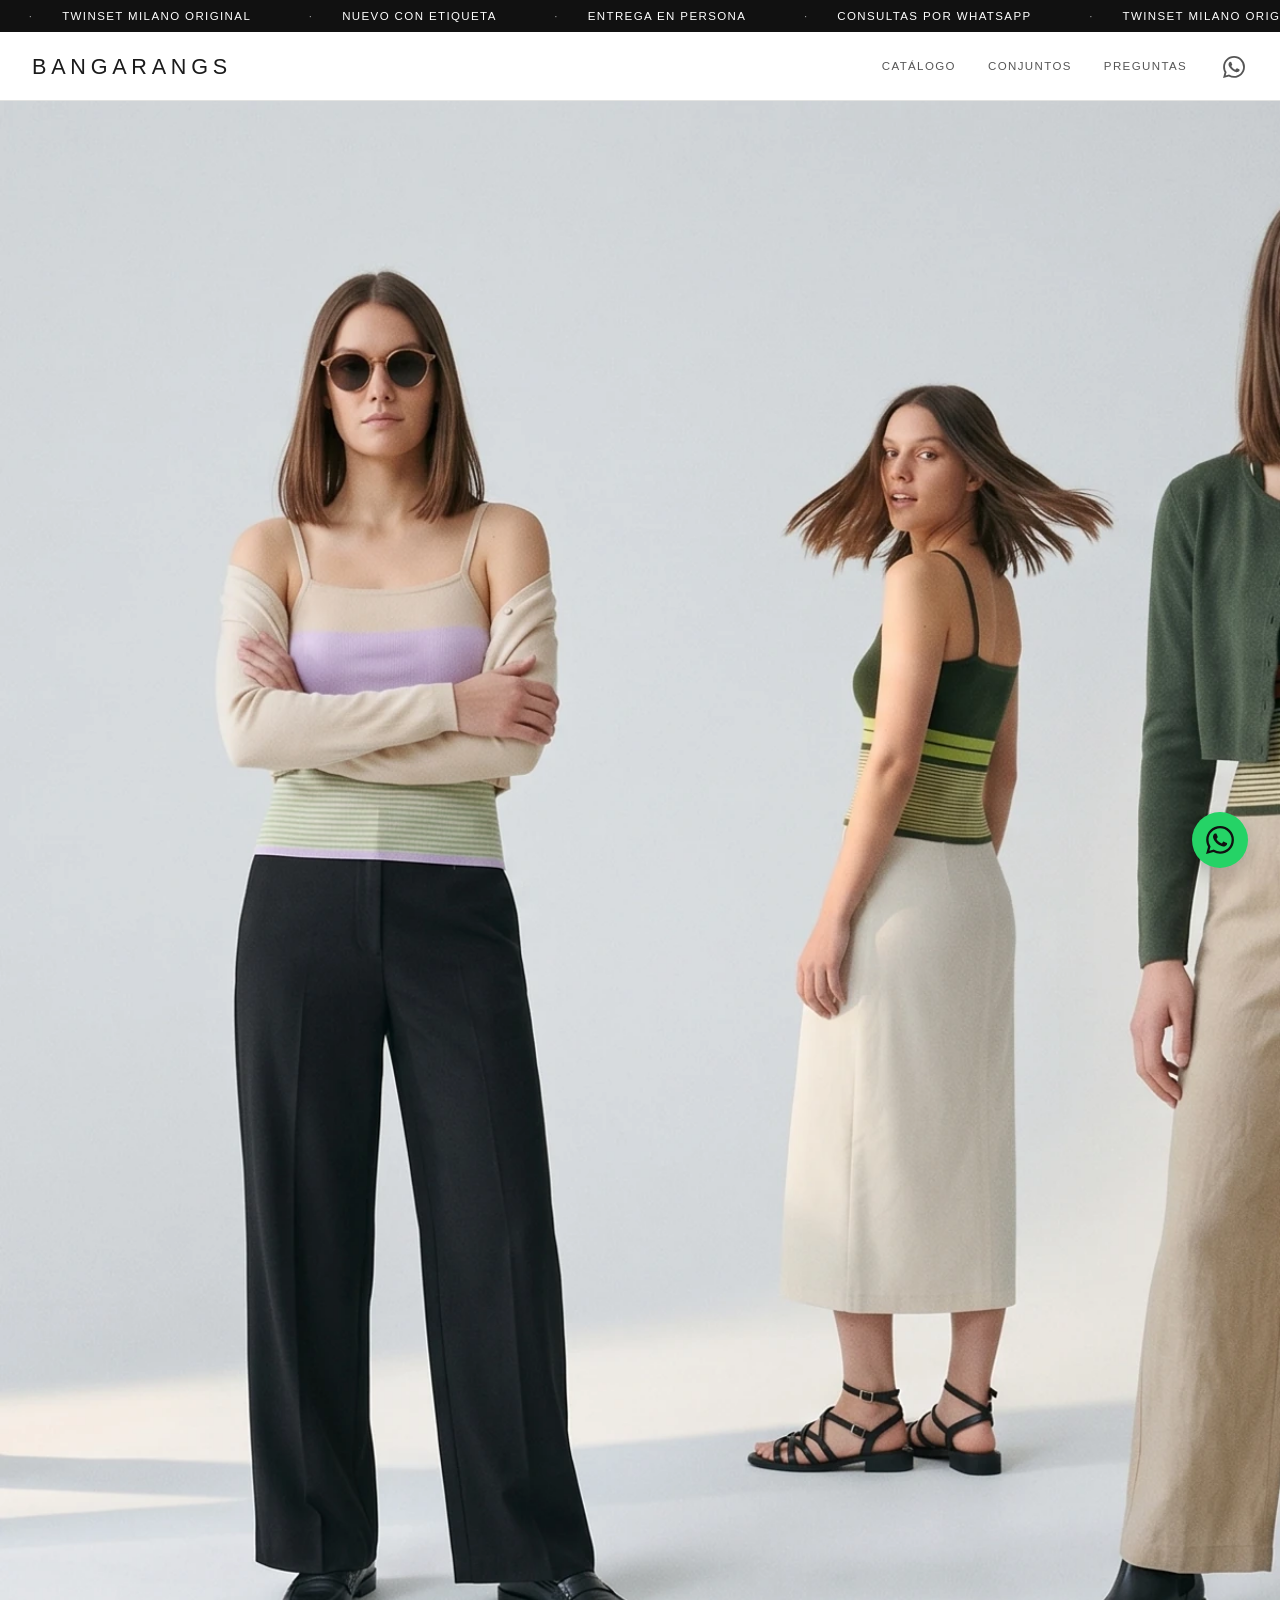
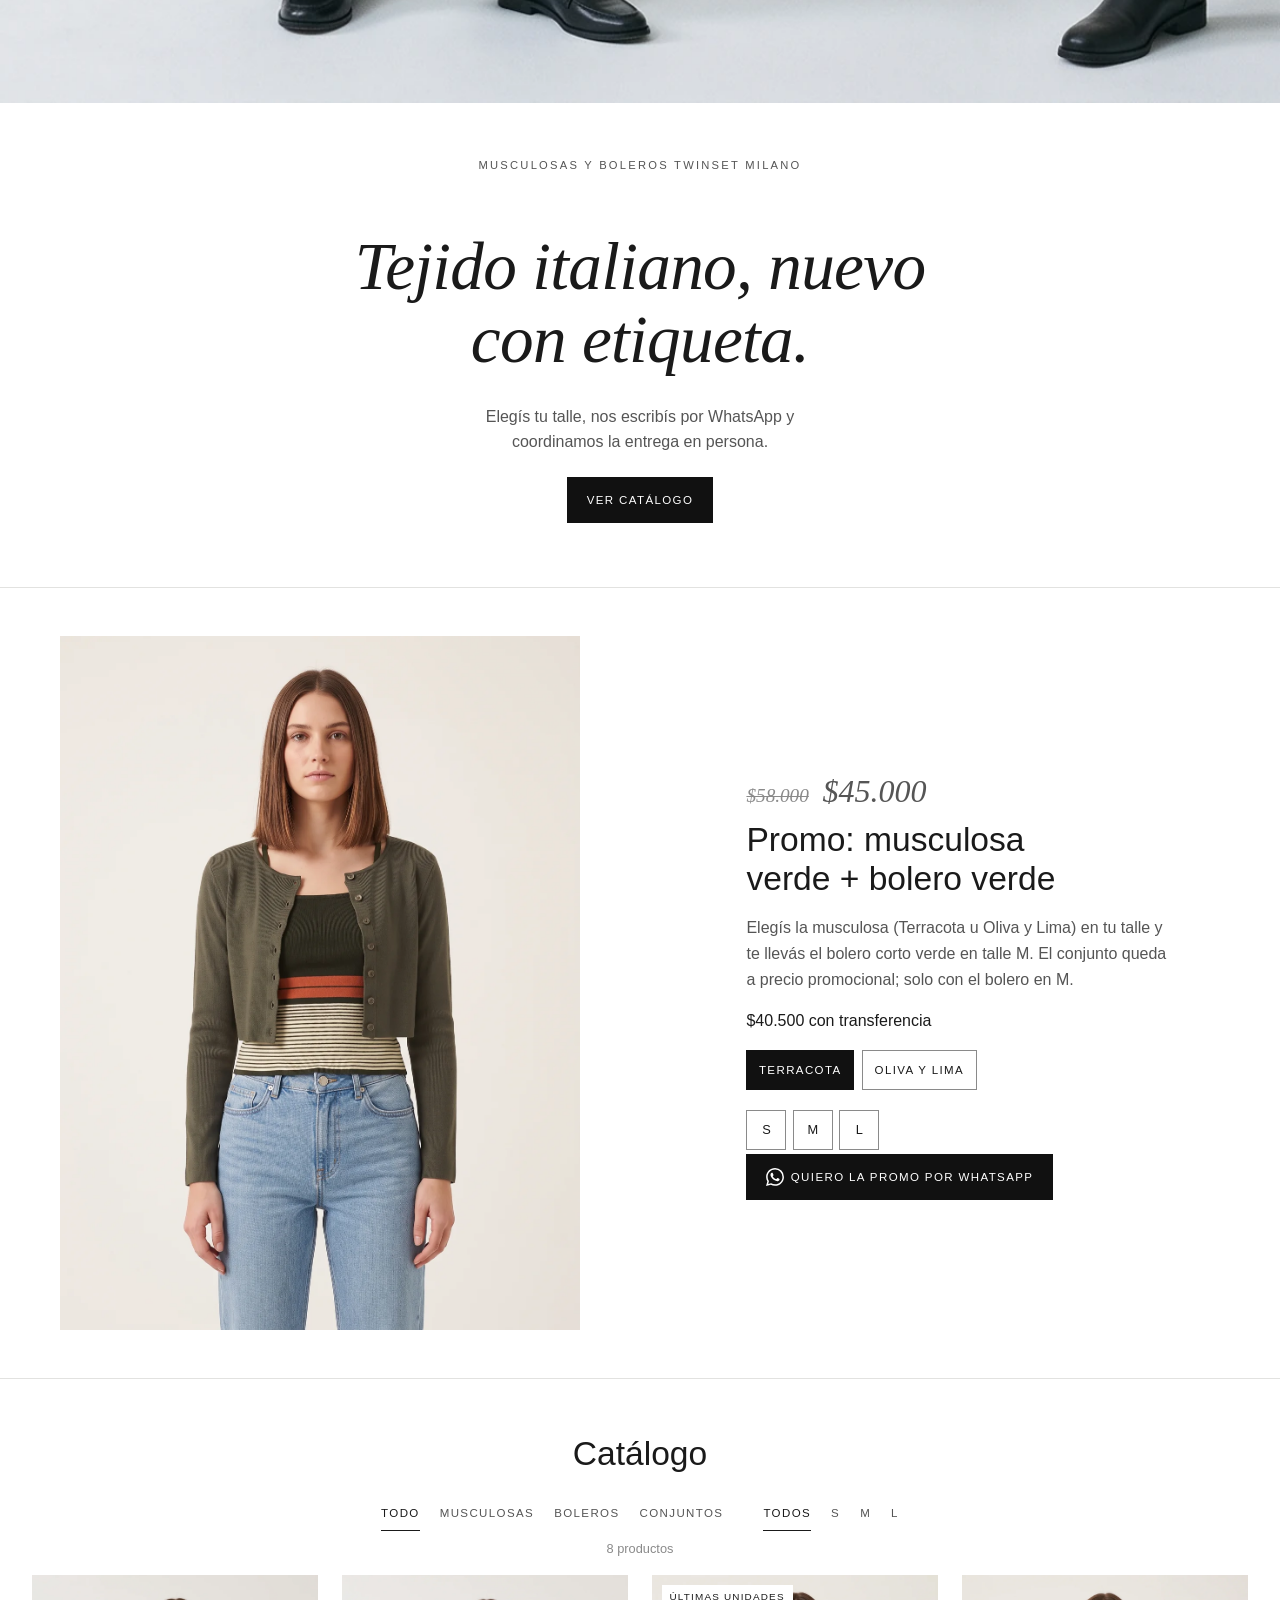
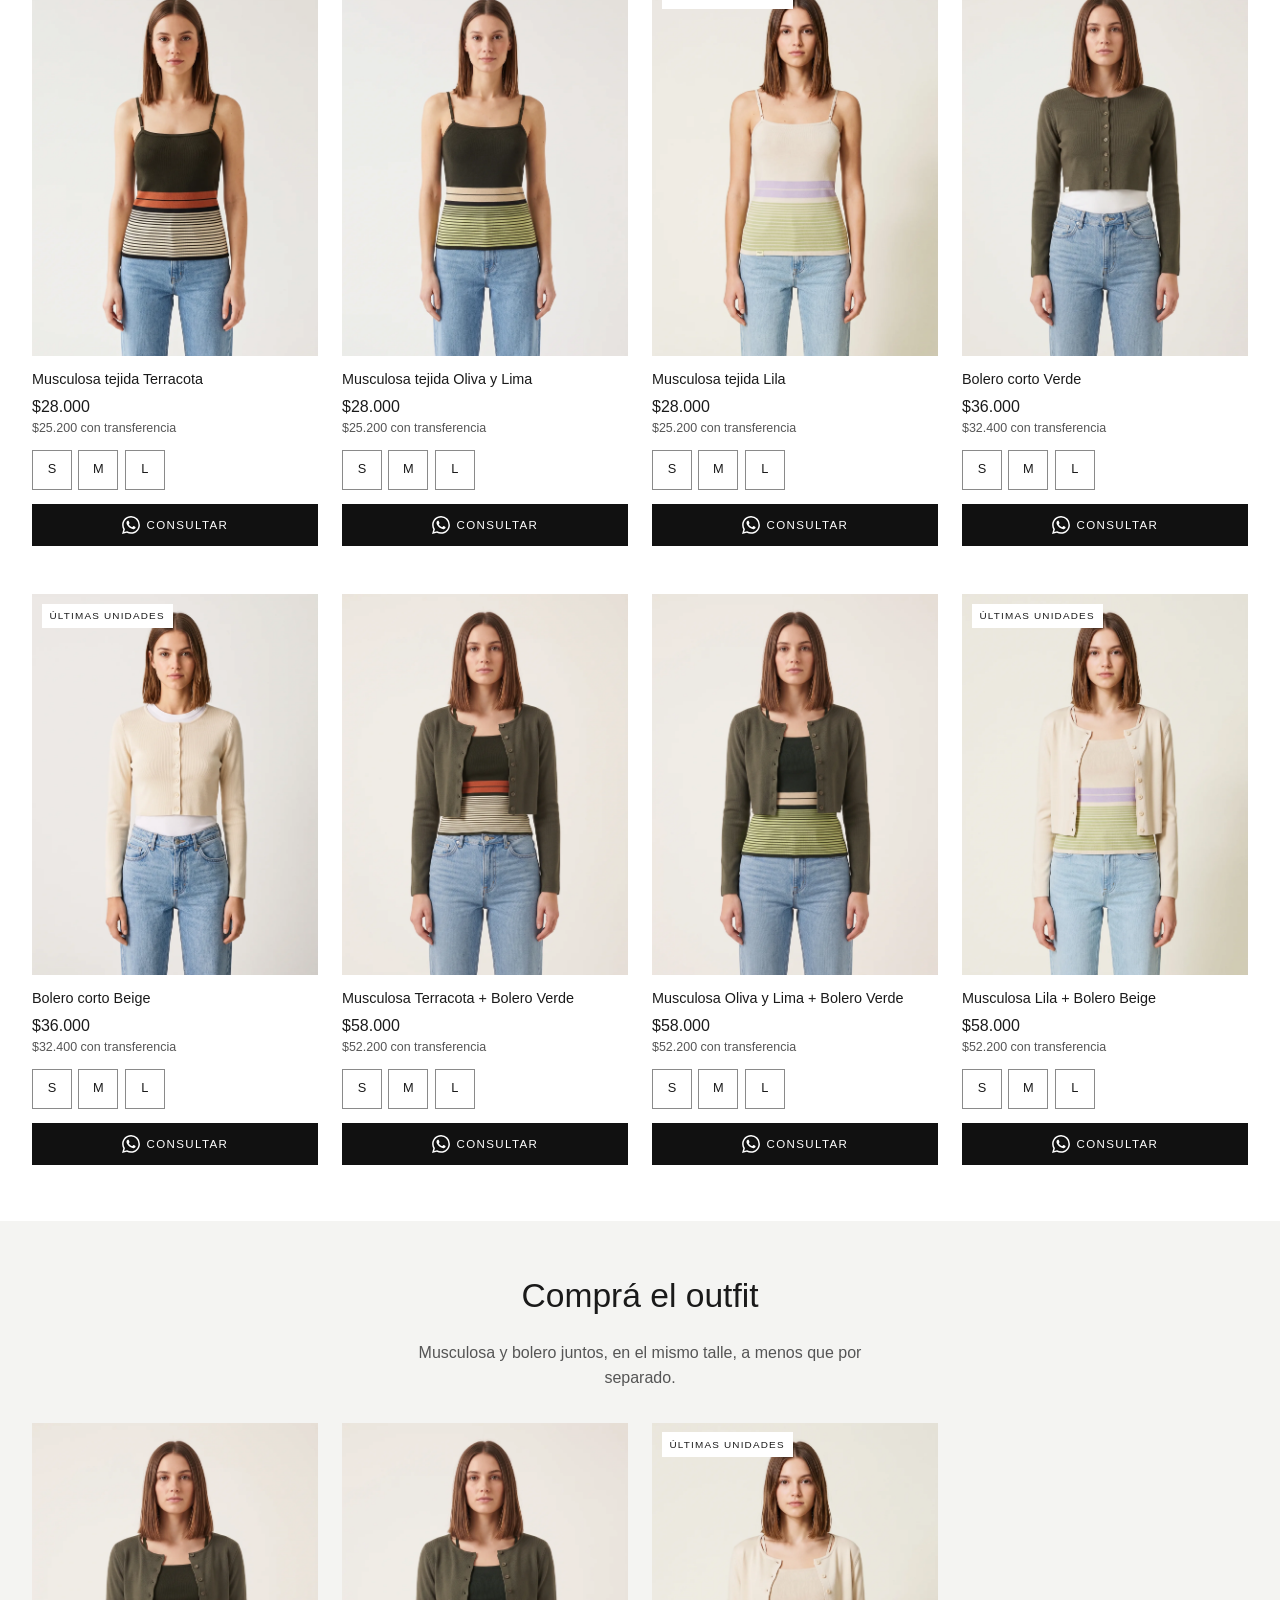
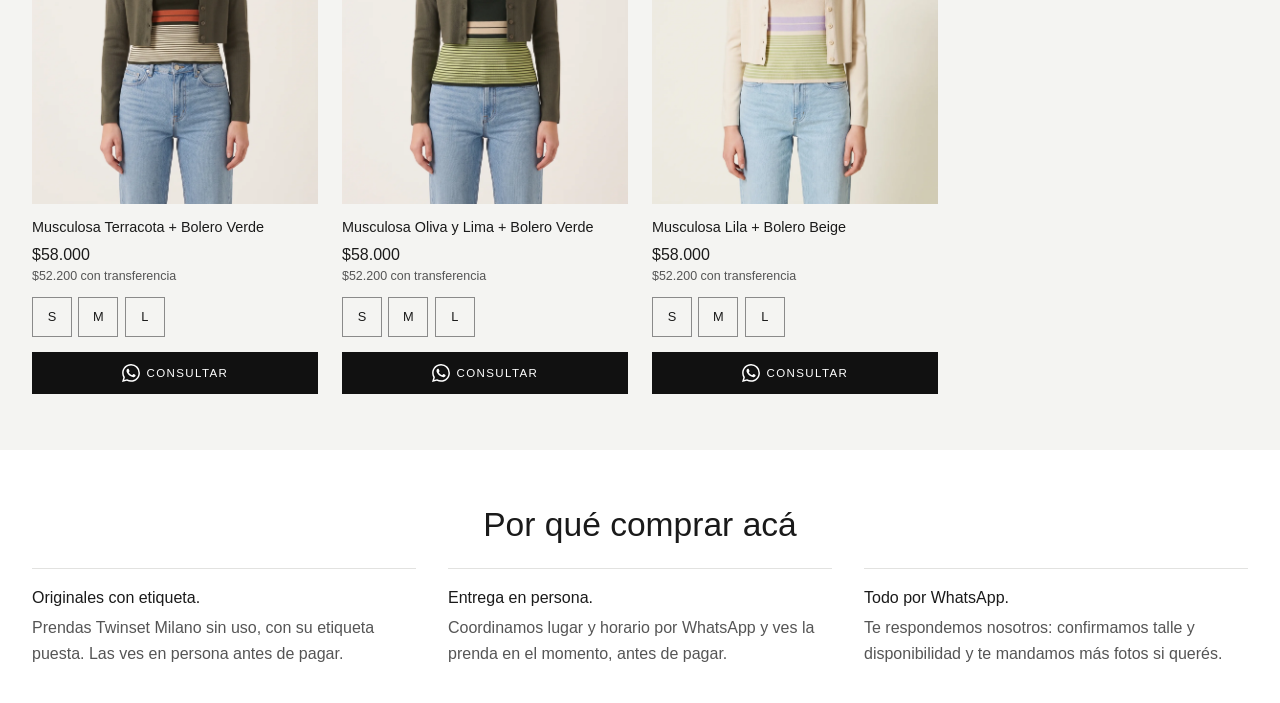
<file: index.html>
<!DOCTYPE html>
<html lang="es-AR">
<head>
  <meta charset="utf-8">
  <meta name="viewport" content="width=device-width, initial-scale=1">
  <title>Bangarangs · Musculosas y boleros Twinset Milano originales</title>
  <meta name="description" content="Musculosas tejidas y boleros cortos, prendas originales Twinset Milano nuevas con etiqueta. Consultás por WhatsApp y coordinamos la entrega en persona.">
  <meta name="theme-color" content="#111111">
  <meta http-equiv="Content-Security-Policy" content="default-src 'self'; script-src 'self'; style-src 'self' https://fonts.googleapis.com; font-src https://fonts.gstatic.com; img-src 'self' data:; connect-src 'none'; object-src 'none'; base-uri 'self'; form-action 'none'">
  <meta name="referrer" content="strict-origin-when-cross-origin">
  <link rel="icon" href="img/favicon.svg" type="image/svg+xml">

  <meta property="og:type" content="website">
  <meta property="og:title" content="Bangarangs · Musculosas y boleros Twinset Milano originales">
  <meta property="og:description" content="Musculosas tejidas y boleros cortos Twinset Milano, nuevos con etiqueta. Consultas y entrega coordinadas por WhatsApp.">
  <!-- Al publicar, si pasás a dominio propio, cambiá estas tres URLs. -->
  <link rel="canonical" href="https://dobleffnose-hash.github.io/bangarangs/">
  <meta property="og:url" content="https://dobleffnose-hash.github.io/bangarangs/">
  <meta property="og:image" content="https://dobleffnose-hash.github.io/bangarangs/img/og.jpg">
  <meta property="og:locale" content="es_AR">
  <meta name="twitter:card" content="summary_large_image">

  <link rel="preconnect" href="https://fonts.googleapis.com">
  <link rel="preconnect" href="https://fonts.gstatic.com" crossorigin>
  <link rel="stylesheet" href="https://fonts.googleapis.com/css2?family=Poppins:wght@300;400;500&family=Playfair+Display:ital@1&display=swap">
  <link rel="stylesheet" href="css/estilos.css?v=11">
</head>
<body>

<a class="saltar" href="#catalogo">Ir al catálogo</a>

<div class="anuncios" role="region" aria-label="Avisos">
  <div class="anuncios-pista">
    <span>Twinset Milano original</span><span>Nuevo con etiqueta</span><span>Entrega en persona</span><span>Consultas por WhatsApp</span>
    <span aria-hidden="true">Twinset Milano original</span><span aria-hidden="true">Nuevo con etiqueta</span><span aria-hidden="true">Entrega en persona</span><span aria-hidden="true">Consultas por WhatsApp</span>
  </div>
</div>

<header class="cabecera">
  <a class="marca" href="#" data-tienda>Bangarangs</a>
  <nav aria-label="Principal">
    <a href="#catalogo">Catálogo</a>
    <a href="#conjuntos">Conjuntos</a>
    <a href="#preguntas">Preguntas</a>
    <a class="wa-icono" data-wa-generico href="#" target="_blank" rel="noopener" aria-label="Escribinos por WhatsApp">
      <svg viewBox="0 0 24 24" width="22" height="22" aria-hidden="true"><use href="#icono-wa"/></svg>
    </a>
  </nav>
</header>

<main>

  <section class="portada">
    <picture>
      <source media="(max-width: 719px)" srcset="img/portada-movil.webp">
      <img src="img/portada.webp" alt="Cuatro looks con musculosas tejidas y boleros Twinset Milano, imagen ilustrativa generada con inteligencia artificial" fetchpriority="high">
    </picture>
    <div class="portada-texto">
      <h1><span class="portada-kicker">Musculosas y boleros Twinset Milano</span><span class="portada-grande">Tejido italiano, nuevo con etiqueta.</span></h1>
      <p>Elegís tu talle, nos escribís por WhatsApp y coordinamos la entrega en persona.</p>
      <a class="btn btn-claro" href="#catalogo">Ver catálogo</a>
    </div>
  </section>

  <section class="promo" id="promo" aria-labelledby="promo-titulo">
    <!-- lo arma app.js -->
  </section>

  <section class="catalogo" id="catalogo" tabindex="-1" aria-labelledby="catalogo-titulo">
    <h2 id="catalogo-titulo">Catálogo</h2>
    <div class="filtros">
      <div class="filtro" role="group" aria-label="Tipo de prenda">
        <button type="button" data-tipo="" aria-pressed="true">Todo</button>
        <button type="button" data-tipo="musculosa" aria-pressed="false">Musculosas</button>
        <button type="button" data-tipo="bolero" aria-pressed="false">Boleros</button>
        <button type="button" data-tipo="conjunto" aria-pressed="false">Conjuntos</button>
      </div>
      <div class="filtro" role="group" aria-label="Talle">
        <button type="button" data-talle="" aria-pressed="true">Todos</button>
        <button type="button" data-talle="S" aria-pressed="false">S</button>
        <button type="button" data-talle="M" aria-pressed="false">M</button>
        <button type="button" data-talle="L" aria-pressed="false">L</button>
      </div>
    </div>
    <p class="filtros-estado" aria-live="polite"></p>
    <div class="grilla" id="grilla-catalogo"></div>
  </section>

  <section class="conjuntos" id="conjuntos" aria-labelledby="conjuntos-titulo">
    <h2 id="conjuntos-titulo">Comprá el outfit</h2>
    <p>Musculosa y bolero juntos, en el mismo talle, a menos que por separado.</p>
    <div class="grilla" id="grilla-conjuntos"></div>
  </section>

  <section class="porque" aria-labelledby="porque-titulo">
    <h2 id="porque-titulo">Por qué comprar acá</h2>
    <ul>
      <li><strong>Originales con etiqueta.</strong> Prendas Twinset Milano sin uso, con su etiqueta puesta. Las ves en persona antes de pagar.</li>
      <li><strong>Entrega en persona.</strong> Coordinamos lugar y horario por WhatsApp y ves la prenda en el momento, antes de pagar.</li>
      <li><strong>Todo por WhatsApp.</strong> Te respondemos nosotros: confirmamos talle y disponibilidad y te mandamos más fotos si querés.</li>
    </ul>
  </section>

  <section class="preguntas" id="preguntas" aria-labelledby="preguntas-titulo">
    <h2 id="preguntas-titulo">Preguntas frecuentes</h2>
    <details>
      <summary>¿Cómo compro?</summary>
      <p>Elegís la prenda y el talle, tocás el botón de WhatsApp y nos llega el mensaje con lo que te interesa. Por ahí confirmamos que esté disponible y arreglamos todo lo demás.</p>
    </details>
    <details>
      <summary>¿Hacen envíos?</summary>
      <p>No. La entrega es en persona: por WhatsApp coordinamos un lugar y un horario que nos queden cómodos a los dos.</p>
    </details>
    <details>
      <summary>¿Cómo pago?</summary>
      <p>En el momento de la entrega, en efectivo o por transferencia. Con transferencia tenés el descuento que figura debajo de cada precio.</p>
    </details>
    <details>
      <summary>¿Puedo cambiar el talle?</summary>
      <p>No hacemos cambios. Por eso confirmamos el talle por WhatsApp antes de encontrarnos y ves la prenda en persona antes de pagar. Si tenés dudas entre dos talles, decinos y te pasamos las medidas.</p>
    </details>
    <details>
      <summary>¿Son originales?</summary>
      <p>Sí. Son prendas Twinset Milano nuevas, con su etiqueta original. No somos tienda oficial de la marca: revendemos prendas originales.</p>
    </details>
    <details>
      <summary>¿Las fotos son reales?</summary>
      <p>Las imágenes del sitio se generan con inteligencia artificial a partir de fotos de las prendas reales, para mostrarte cómo quedan puestas. Si querés ver una foto real antes de encontrarnos, pedila por WhatsApp y te la mandamos.</p>
    </details>
  </section>

</main>

<footer class="pie">
  <p class="pie-contacto">
    <a data-wa-generico href="#" target="_blank" rel="noopener">WhatsApp</a>
    <a data-instagram href="#" target="_blank" rel="noopener" hidden>Instagram</a>
  </p>
  <p>Las imágenes son ilustrativas, generadas con inteligencia artificial a partir de las prendas reales. Podés pedir fotos reales por WhatsApp.</p>
  <p>No somos tienda oficial de Twinset Milano. Revendemos prendas originales.</p>
  <p class="pie-legal"><a href="legal.html">Términos, privacidad y avisos legales</a> · <a href="https://www.argentina.gob.ar/produccion/defensadelconsumidor/formulario" target="_blank" rel="noopener">Defensa de las y los consumidores</a></p>
  <p class="pie-marca"><span data-tienda>Bangarangs</span> · Buenos Aires, Argentina</p>
</footer>

<a class="wa-flotante" data-wa-generico href="#" target="_blank" rel="noopener" aria-label="Consultar por WhatsApp">
  <svg viewBox="0 0 24 24" width="28" height="28" aria-hidden="true"><use href="#icono-wa"/></svg>
</a>

<dialog class="detalle" id="detalle" aria-labelledby="detalle-titulo">
  <!-- lo arma app.js -->
</dialog>

<svg class="sprite" width="0" height="0" aria-hidden="true">
  <symbol id="icono-wa" viewBox="0 0 24 24">
    <path fill="currentColor" d="M17.472 14.382c-.297-.149-1.758-.867-2.03-.967-.273-.099-.471-.148-.67.15-.197.297-.767.966-.94 1.164-.173.199-.347.223-.644.075-.297-.15-1.255-.463-2.39-1.475-.883-.788-1.48-1.761-1.653-2.059-.173-.297-.018-.458.13-.606.134-.133.298-.347.446-.52.149-.174.198-.298.298-.497.099-.198.05-.371-.025-.52-.075-.149-.669-1.612-.916-2.207-.242-.579-.487-.5-.669-.51-.173-.008-.371-.01-.57-.01-.198 0-.52.074-.792.372-.272.297-1.04 1.016-1.04 2.479 0 1.462 1.065 2.875 1.213 3.074.149.198 2.096 3.2 5.077 4.487.709.306 1.262.489 1.694.625.712.227 1.36.195 1.871.118.571-.085 1.758-.719 2.006-1.413.248-.694.248-1.289.173-1.413-.074-.124-.272-.198-.57-.347m-5.421 7.403h-.004a9.87 9.87 0 01-5.031-1.378l-.361-.214-3.741.982.998-3.648-.235-.374a9.86 9.86 0 01-1.51-5.26c.001-5.45 4.436-9.884 9.888-9.884 2.64 0 5.122 1.03 6.988 2.898a9.825 9.825 0 012.893 6.994c-.003 5.45-4.437 9.884-9.885 9.884m8.413-18.297A11.815 11.815 0 0012.05 0C5.495 0 .16 5.335.157 11.892c0 2.096.547 4.142 1.588 5.945L.057 24l6.305-1.654a11.882 11.882 0 005.683 1.448h.005c6.554 0 11.89-5.335 11.893-11.893a11.821 11.821 0 00-3.48-8.413Z"/>
  </symbol>
</svg>

<script src="js/config.js?v=11"></script>
<script src="data/productos.js?v=11"></script>
<script src="js/app.js?v=11"></script>
</body>
</html>
</file>
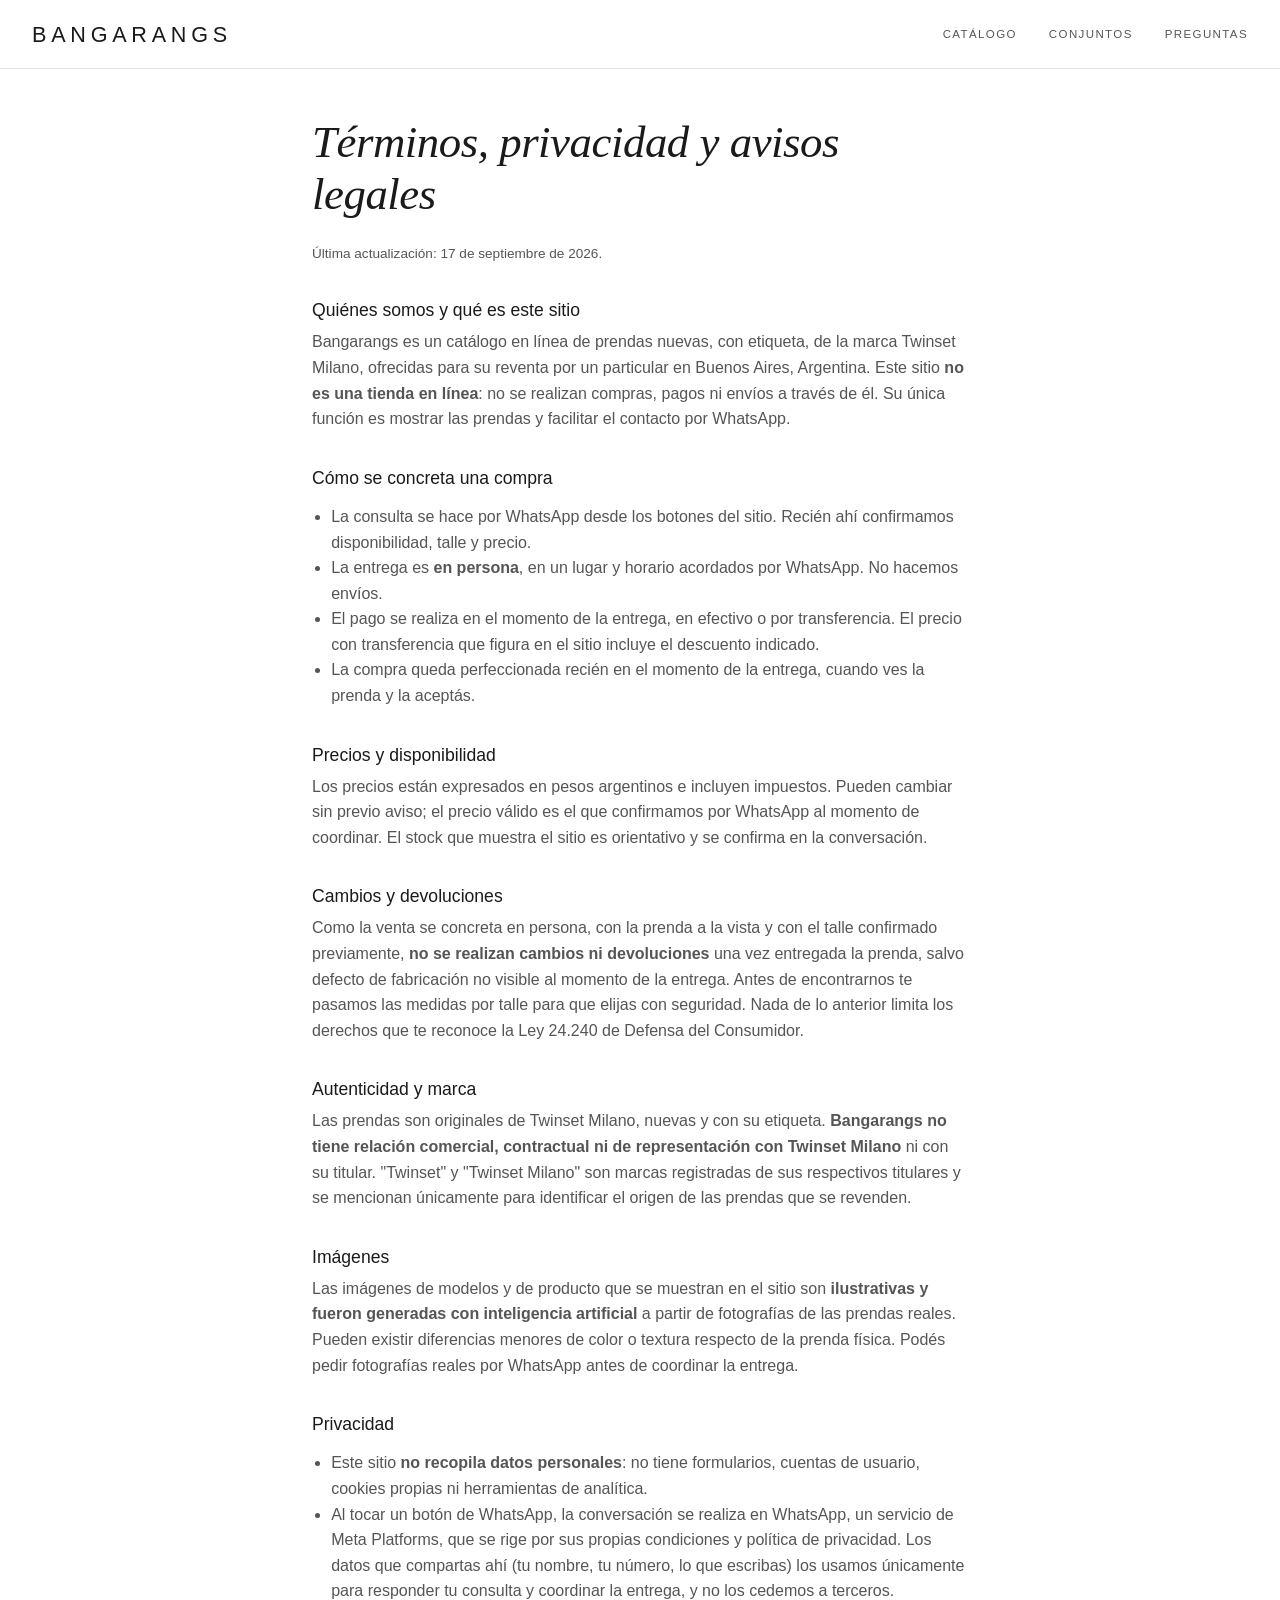
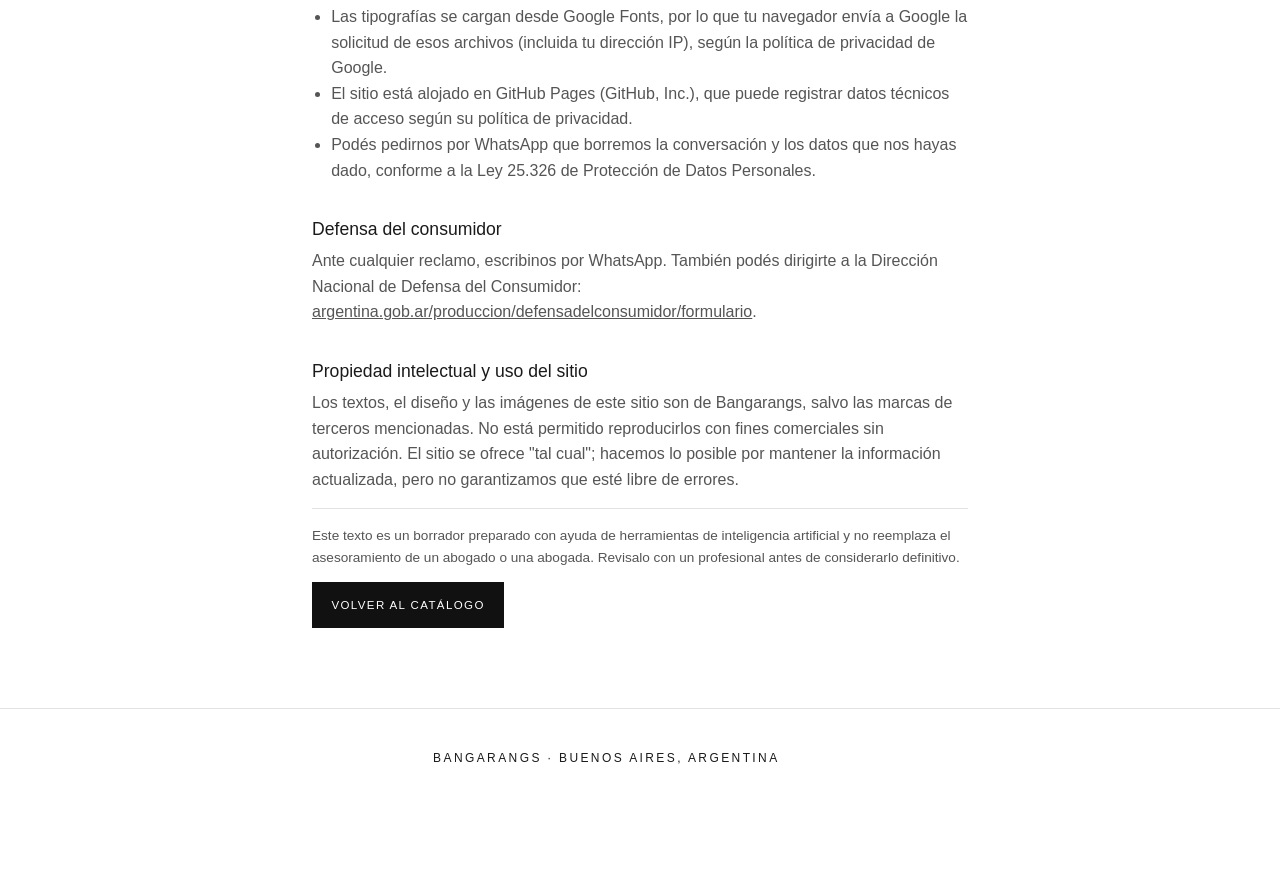
<file: legal.html>
<!DOCTYPE html>
<html lang="es-AR">
<head>
  <meta charset="utf-8">
  <meta name="viewport" content="width=device-width, initial-scale=1">
  <title>Bangarangs · Términos, privacidad y avisos legales</title>
  <meta name="description" content="Términos y condiciones, política de privacidad y avisos legales del catálogo Bangarangs.">
  <meta name="robots" content="noindex">
  <meta http-equiv="Content-Security-Policy" content="default-src 'self'; script-src 'none'; style-src 'self' https://fonts.googleapis.com; font-src https://fonts.gstatic.com; img-src 'self'; connect-src 'none'; object-src 'none'; base-uri 'self'; form-action 'none'">
  <meta name="referrer" content="strict-origin-when-cross-origin">
  <link rel="icon" href="img/favicon.svg" type="image/svg+xml">
  <link rel="preconnect" href="https://fonts.googleapis.com">
  <link rel="preconnect" href="https://fonts.gstatic.com" crossorigin>
  <link rel="stylesheet" href="https://fonts.googleapis.com/css2?family=Poppins:wght@300;400;500&family=Playfair+Display:ital@1&display=swap">
  <link rel="stylesheet" href="css/estilos.css?v=11">
</head>
<body>

<header class="cabecera">
  <a class="marca" href="index.html">Bangarangs</a>
  <nav aria-label="Principal">
    <a href="index.html#catalogo">Catálogo</a>
    <a href="index.html#conjuntos">Conjuntos</a>
    <a href="index.html#preguntas">Preguntas</a>
  </nav>
</header>

<main class="legal">
  <h1>Términos, privacidad y avisos legales</h1>
  <p class="legal-fecha">Última actualización: 17 de septiembre de 2026.</p>

  <h2>Quiénes somos y qué es este sitio</h2>
  <p>Bangarangs es un catálogo en línea de prendas nuevas, con etiqueta, de la marca Twinset Milano, ofrecidas para su reventa por un particular en Buenos Aires, Argentina. Este sitio <strong>no es una tienda en línea</strong>: no se realizan compras, pagos ni envíos a través de él. Su única función es mostrar las prendas y facilitar el contacto por WhatsApp.</p>

  <h2>Cómo se concreta una compra</h2>
  <ul>
    <li>La consulta se hace por WhatsApp desde los botones del sitio. Recién ahí confirmamos disponibilidad, talle y precio.</li>
    <li>La entrega es <strong>en persona</strong>, en un lugar y horario acordados por WhatsApp. No hacemos envíos.</li>
    <li>El pago se realiza en el momento de la entrega, en efectivo o por transferencia. El precio con transferencia que figura en el sitio incluye el descuento indicado.</li>
    <li>La compra queda perfeccionada recién en el momento de la entrega, cuando ves la prenda y la aceptás.</li>
  </ul>

  <h2>Precios y disponibilidad</h2>
  <p>Los precios están expresados en pesos argentinos e incluyen impuestos. Pueden cambiar sin previo aviso; el precio válido es el que confirmamos por WhatsApp al momento de coordinar. El stock que muestra el sitio es orientativo y se confirma en la conversación.</p>

  <h2>Cambios y devoluciones</h2>
  <p>Como la venta se concreta en persona, con la prenda a la vista y con el talle confirmado previamente, <strong>no se realizan cambios ni devoluciones</strong> una vez entregada la prenda, salvo defecto de fabricación no visible al momento de la entrega. Antes de encontrarnos te pasamos las medidas por talle para que elijas con seguridad. Nada de lo anterior limita los derechos que te reconoce la Ley 24.240 de Defensa del Consumidor.</p>

  <h2>Autenticidad y marca</h2>
  <p>Las prendas son originales de Twinset Milano, nuevas y con su etiqueta. <strong>Bangarangs no tiene relación comercial, contractual ni de representación con Twinset Milano</strong> ni con su titular. "Twinset" y "Twinset Milano" son marcas registradas de sus respectivos titulares y se mencionan únicamente para identificar el origen de las prendas que se revenden.</p>

  <h2>Imágenes</h2>
  <p>Las imágenes de modelos y de producto que se muestran en el sitio son <strong>ilustrativas y fueron generadas con inteligencia artificial</strong> a partir de fotografías de las prendas reales. Pueden existir diferencias menores de color o textura respecto de la prenda física. Podés pedir fotografías reales por WhatsApp antes de coordinar la entrega.</p>

  <h2>Privacidad</h2>
  <ul>
    <li>Este sitio <strong>no recopila datos personales</strong>: no tiene formularios, cuentas de usuario, cookies propias ni herramientas de analítica.</li>
    <li>Al tocar un botón de WhatsApp, la conversación se realiza en WhatsApp, un servicio de Meta Platforms, que se rige por sus propias condiciones y política de privacidad. Los datos que compartas ahí (tu nombre, tu número, lo que escribas) los usamos únicamente para responder tu consulta y coordinar la entrega, y no los cedemos a terceros.</li>
    <li>Las tipografías se cargan desde Google Fonts, por lo que tu navegador envía a Google la solicitud de esos archivos (incluida tu dirección IP), según la política de privacidad de Google.</li>
    <li>El sitio está alojado en GitHub Pages (GitHub, Inc.), que puede registrar datos técnicos de acceso según su política de privacidad.</li>
    <li>Podés pedirnos por WhatsApp que borremos la conversación y los datos que nos hayas dado, conforme a la Ley 25.326 de Protección de Datos Personales.</li>
  </ul>

  <h2>Defensa del consumidor</h2>
  <p>Ante cualquier reclamo, escribinos por WhatsApp. También podés dirigirte a la Dirección Nacional de Defensa del Consumidor: <a href="https://www.argentina.gob.ar/produccion/defensadelconsumidor/formulario" target="_blank" rel="noopener">argentina.gob.ar/produccion/defensadelconsumidor/formulario</a>.</p>

  <h2>Propiedad intelectual y uso del sitio</h2>
  <p>Los textos, el diseño y las imágenes de este sitio son de Bangarangs, salvo las marcas de terceros mencionadas. No está permitido reproducirlos con fines comerciales sin autorización. El sitio se ofrece "tal cual"; hacemos lo posible por mantener la información actualizada, pero no garantizamos que esté libre de errores.</p>

  <p class="legal-nota">Este texto es un borrador preparado con ayuda de herramientas de inteligencia artificial y no reemplaza el asesoramiento de un abogado o una abogada. Revisalo con un profesional antes de considerarlo definitivo.</p>

  <p><a class="btn" href="index.html">Volver al catálogo</a></p>
</main>

<footer class="pie">
  <p class="pie-marca">Bangarangs · Buenos Aires, Argentina</p>
</footer>
</body>
</html>
</file>
<file: css/estilos.css>
/* Bangarangs · estilos. Base neutra de tienda de moda: blanco, gris, negro; las fotos ponen el color. */

:root {
  --fondo: #FFFFFF;
  --fondo-2: #F4F4F2;
  --tinta: #1A1A1A;
  --gris: #555555;
  --gris-2: #8A8A8A;
  --linea: #E2E2E0;
  --negro: #111111;
  --wa: #25D366;

  --display: 'Playfair Display', Georgia, 'Times New Roman', serif;
  --texto: Poppins, 'Sofia Pro', 'Helvetica Neue', Arial, sans-serif;
  --gutter: 16px;
  --ancho: 1320px;
  --foco: var(--negro);
}

*, *::before, *::after { box-sizing: border-box; }
html { scroll-behavior: smooth; }
body {
  margin: 0;
  background: var(--fondo);
  color: var(--tinta);
  font-family: var(--texto);
  font-weight: 300;
  font-size: 15px;
  line-height: 1.6;
  -webkit-font-smoothing: antialiased;
}
img { display: block; max-width: 100%; height: auto; }
h1, h2, h3 { font-weight: 300; line-height: 1.15; margin: 0 0 .5em; }
h1 { font-size: clamp(1.9rem, 6vw, 3.4rem); letter-spacing: -.01em; }
h2 { font-size: clamp(1.5rem, 4vw, 2.1rem); }
h3 { font-size: 1rem; font-weight: 500; }
em { font-family: var(--display); font-style: italic; font-weight: 400; }
p { margin: 0 0 1em; }
a { color: inherit; }
button { font: inherit; color: inherit; cursor: pointer; }
:focus-visible { outline: 2px solid var(--foco); outline-offset: 3px; }
s { text-decoration-thickness: 1px; }

/* etiquetas pequeñas en versalitas, como en las tiendas de moda */
.versal, .cabecera nav a, .filtro button, .btn, .etiqueta, .anuncios, .detalle-tipo, .galeria-pie, .opciones button, .pie-contacto a {
  font-size: .72rem; letter-spacing: .12em; text-transform: uppercase; font-weight: 400;
}

.saltar {
  position: absolute; left: var(--gutter); top: -100px;
  background: var(--negro); color: #fff; padding: .5em 1em; z-index: 100;
}
.saltar:focus { top: var(--gutter); }

/* ---------- barra de anuncios ---------- */
.anuncios { position: relative; overflow: hidden; background: var(--negro); color: #fff; --foco: #fff; }
.anuncios-pista { display: flex; width: max-content; animation: desplazar 30s linear infinite; }
.anuncios-pista span { padding: .6em 2.5em; white-space: nowrap; }
.anuncios-pista span::before { content: '·'; margin-right: 2.5em; opacity: .6; }
.anuncios:hover .anuncios-pista { animation-play-state: paused; }
@keyframes desplazar { to { transform: translateX(-50%); } }
@media (prefers-reduced-motion: reduce) {
  .anuncios-pista { animation: none; flex-wrap: wrap; width: auto; justify-content: center; }
  .anuncios-pista span[aria-hidden] { display: none; }
  html { scroll-behavior: auto; }
}

/* ---------- cabecera ---------- */
.cabecera {
  display: flex; flex-wrap: wrap; align-items: center; justify-content: space-between; gap: .5rem 1rem;
  padding: .9rem var(--gutter) .8rem; background: var(--fondo); border-bottom: 1px solid var(--linea);
}
.marca { font-size: 1.15rem; letter-spacing: .22em; text-transform: uppercase; font-weight: 500; text-decoration: none; }
.cabecera nav { flex: 1 0 100%; display: flex; align-items: center; justify-content: space-between; }
.cabecera nav a { text-decoration: none; padding: .3em 0; border-bottom: 1px solid transparent; color: var(--gris); }
.cabecera nav a:hover { color: var(--tinta); border-bottom-color: var(--tinta); }
.wa-icono { display: inline-flex; padding: .3em !important; color: var(--tinta); }

/* ---------- portada ---------- */
/* La foto va limpia, sin texto encima. El titular va debajo, sobre blanco, en tipografía liviana (patrón COS / Arket). */
.portada { background: var(--fondo); color: var(--tinta); }
.portada picture { display: block; background: var(--fondo-2); }
.portada img { width: 100%; height: auto; aspect-ratio: 4 / 5; object-fit: cover; object-position: center; }
.portada-texto { display: flex; flex-direction: column; align-items: center; text-align: center; padding: 2.25rem var(--gutter) 2.75rem; }
.portada h1 { display: flex; flex-direction: column; gap: 1.1em; margin-bottom: .5em; letter-spacing: 0; }
.portada-kicker { font-size: .7rem; letter-spacing: .2em; text-transform: uppercase; font-weight: 500; color: var(--gris); }
.portada-grande { font-family: var(--display); font-style: italic; font-weight: 400; font-size: clamp(2.1rem, 6vw, 4.2rem); line-height: 1.08; letter-spacing: -.01em; max-width: 18ch; }
.portada p { max-width: 44ch; margin-bottom: 1.4rem; color: var(--gris); }

/* ---------- botones ---------- */
.btn {
  display: inline-flex; align-items: center; justify-content: center; gap: .6em;
  padding: 0 1.6em; min-height: 46px; border: 1px solid var(--negro);
  background: var(--negro); color: #fff; text-decoration: none;
}
.btn:hover { background: #fff; color: var(--negro); }
.enlace { background: none; border: 0; padding: 0; text-align: left; color: inherit; text-decoration: underline; text-underline-offset: .25em; text-decoration-color: var(--gris-2); }
.enlace:hover { text-decoration-color: currentColor; }

/* ---------- secciones ---------- */
main > section { padding: 3.5rem var(--gutter); }
main > section > * { max-width: var(--ancho); margin-left: auto; margin-right: auto; }
.portada { padding: 0; }
.portada > * { max-width: none; }
main > section > h2 { text-align: center; margin-bottom: 1.5rem; }

/* ---------- promo ---------- */
.promo { display: grid; gap: 1.5rem; border-top: 1px solid var(--linea); border-bottom: 1px solid var(--linea); }
.promo-foto img { aspect-ratio: 3 / 4; object-fit: cover; width: 100%; background: var(--fondo-2); }
.promo-texto { align-self: center; }
.sello { font-family: var(--display); font-style: italic; font-size: 2rem; margin-bottom: .25rem; }
.promo h2 { text-align: left; max-width: 18ch; }
.promo p { color: var(--gris); max-width: 48ch; }
.transf { color: var(--tinta) !important; }
.opciones { display: flex; flex-wrap: wrap; gap: .5rem; margin-bottom: 1rem; }
.opciones button { border: 1px solid var(--gris-2); background: transparent; padding: 0 1em; min-height: 40px; }
.opciones button[aria-pressed="true"] { background: var(--negro); color: #fff; border-color: var(--negro); }

/* ---------- filtros ---------- */
.filtros { display: flex; flex-wrap: wrap; justify-content: center; gap: .5rem 2.5rem; margin-bottom: .5rem; }
.filtro { display: flex; flex-wrap: wrap; gap: .25rem 1.25rem; }
.filtro button { border: 0; border-bottom: 1px solid transparent; background: transparent; padding: .6em 0; color: var(--gris); }
.filtro button:hover { color: var(--tinta); }
.filtro button[aria-pressed="true"] { color: var(--tinta); border-bottom-color: var(--tinta); }
.filtros-estado { text-align: center; font-size: .8rem; color: var(--gris-2); min-height: 1.5em; margin-bottom: 1rem; }

/* ---------- grilla y tarjetas ---------- */
.grilla { display: grid; grid-template-columns: repeat(2, 1fr); gap: 2.5rem var(--gutter); }
.tarjeta { display: flex; flex-direction: column; gap: .4rem; min-width: 0; }
.tarjeta h3 { margin: .5rem 0 0; font-size: .9rem; font-weight: 300; }
.tarjeta h3 a { text-decoration: none; }
.tarjeta h3 a:hover { text-decoration: underline; }
.tarjeta-foto {
  position: relative; display: block; width: 100%; padding: 0; border: 0; background: var(--fondo-2);
  aspect-ratio: 3 / 4; overflow: hidden;
}
.tarjeta-foto img { position: absolute; inset: 0; width: 100%; height: 100%; object-fit: cover; }
.tarjeta-foto img + img { opacity: 0; transition: opacity .35s; }
.tarjeta-foto:hover img + img, .tarjeta-foto:focus-visible img + img { opacity: 1; }
@media (prefers-reduced-motion: reduce) { .tarjeta-foto img + img { transition: none; } }
.etiqueta {
  position: absolute; left: .6rem; top: .6rem; background: #fff; color: var(--tinta);
  font-size: .62rem; padding: .45em .8em;
}
.etiqueta-agotado { background: var(--negro); color: #fff; }
.promo .etiqueta-agotado, .detalle .etiqueta-agotado { position: static; display: inline-block; }
.precio { font-weight: 500; margin: 0; }
.precio small { display: block; font-weight: 300; font-size: .78rem; color: var(--gris); }

.talles { display: flex; gap: .4rem; padding: .25rem 0; }
.talles button {
  min-width: 40px; min-height: 40px; border: 1px solid var(--gris-2); background: transparent; padding: 0 .5em; font-size: .8rem;
}
.talles button:hover { border-color: var(--tinta); }
.talles button[aria-pressed="true"] { background: var(--negro); color: #fff; border-color: var(--negro); }
.talles button:disabled { color: var(--gris-2); border-color: var(--linea); cursor: not-allowed; }
.talles.pedir { outline: 1px solid var(--tinta); outline-offset: 4px; }
.aviso { font-size: .8rem; color: var(--tinta); margin: 0; font-weight: 400; }
.tarjeta .btn { width: 100%; padding: 0 .5em; min-height: 42px; margin-top: .25rem; }

/* ---------- conjuntos ---------- */
.conjuntos { background: var(--fondo-2); }
.conjuntos > p { text-align: center; color: var(--gris); max-width: 50ch; margin-bottom: 2rem; }
.conjuntos .tarjeta-foto, .conjuntos .promo-foto img { background: #fff; }

/* ---------- por qué ---------- */
.porque ul { list-style: none; padding: 0; display: grid; gap: 1.5rem; }
.porque li { border-top: 1px solid var(--linea); padding-top: 1rem; color: var(--gris); }
.porque strong { display: block; font-weight: 500; color: var(--tinta); margin-bottom: .25em; }

/* ---------- preguntas ---------- */
.preguntas > * { max-width: 760px; }
.preguntas details { border-top: 1px solid var(--linea); }
.preguntas details:last-of-type { border-bottom: 1px solid var(--linea); }
.preguntas summary { padding: 1rem 0; cursor: pointer; font-weight: 400; list-style: none; display: flex; justify-content: space-between; gap: 1rem; }
.preguntas summary::-webkit-details-marker { display: none; }
.preguntas summary::after { content: '+'; font-weight: 300; font-size: 1.3rem; line-height: 1; color: var(--gris-2); }
.preguntas details[open] summary::after { content: '–'; }
.preguntas details p { padding-bottom: 1rem; color: var(--gris); }

/* ---------- pie ---------- */
.pie { padding: 2.5rem var(--gutter) 6rem; border-top: 1px solid var(--linea); font-size: .82rem; color: var(--gris); }
.pie > * { max-width: var(--ancho); margin-left: auto; margin-right: auto; }
.pie p { max-width: 62ch; margin-right: auto; }
.pie-contacto { display: flex; gap: 2rem; }
.pie-contacto a { color: var(--tinta); text-decoration: none; border-bottom: 1px solid var(--tinta); }
.pie-legal a { color: var(--gris); }
.pie-marca { color: var(--tinta); letter-spacing: .2em; text-transform: uppercase; font-size: .75rem; font-weight: 500; }

.wa-flotante {
  position: fixed; right: var(--gutter); bottom: var(--gutter); z-index: 30;
  width: 56px; height: 56px; border-radius: 50%; background: var(--wa); color: var(--negro);
  display: grid; place-items: center; box-shadow: 0 6px 20px rgba(0, 0, 0, .2);
}

/* ---------- detalle ---------- */
.detalle {
  border: 0; padding: 0; margin: 0; max-width: none; max-height: none; width: 100%; height: 100%;
  background: var(--fondo); color: var(--tinta);
}
.detalle::backdrop { background: rgba(0, 0, 0, .45); }
.detalle-caja { position: relative; display: grid; gap: 1.5rem; padding: 1rem var(--gutter) 3rem; }
.detalle-caja > * { min-width: 0; }
.cerrar {
  position: sticky; top: .5rem; justify-self: end; z-index: 2;
  width: 44px; height: 44px; border-radius: 50%; border: 1px solid var(--gris-2); background: var(--fondo); font-size: 1.4rem; font-weight: 300; line-height: 1;
}
.galeria > img { aspect-ratio: 3 / 4; object-fit: contain; width: 100%; background: var(--fondo-2); }
.galeria-pie { color: var(--gris-2); margin: .5rem 0; }
.miniaturas { display: flex; gap: .5rem; overflow-x: auto; padding-bottom: .25rem; }
.miniaturas button { flex: 0 0 64px; padding: 0; border: 1px solid transparent; background: var(--fondo-2); }
.miniaturas button[aria-pressed="true"] { border-color: var(--tinta); }
.miniaturas img { aspect-ratio: 3 / 4; object-fit: cover; width: 100%; }
.detalle-tipo { color: var(--gris-2); margin-bottom: .25rem; }
.detalle-info h2 { text-align: left; }
.detalle-info .precio { font-size: 1.1rem; margin-bottom: 1rem; }
.detalle-info > p { color: var(--gris); }
.detalle-info h3 { margin: 1.5rem 0 .5rem; }
.detalle .opciones button { border-color: var(--gris-2); }
.medidas { border-collapse: collapse; width: 100%; margin: 1rem 0; font-size: .85rem; }
.medidas caption { text-align: left; font-weight: 500; padding-bottom: .4rem; }
.medidas th, .medidas td { text-align: left; padding: .5rem .25rem; border-top: 1px solid var(--linea); font-weight: 300; }
.medidas th[scope="col"] { color: var(--gris-2); border-top: 0; }
.medidas th[scope="row"] { font-weight: 500; }
.combina { list-style: none; padding: 0; margin: 0; display: grid; gap: .5rem; }
.marcador { object-fit: cover; }

/* ---------- escritorio ---------- */
@media (min-width: 720px) {
  :root { --gutter: 32px; }
  body { font-size: 16px; }
  .grilla { grid-template-columns: repeat(3, 1fr); gap: 3rem 1.5rem; }
  .cabecera { position: sticky; top: 0; z-index: 20; padding: 1.1rem var(--gutter) 1rem; }
  .cabecera nav { flex: 0 1 auto; gap: 2rem; }
  .marca { font-size: 1.35rem; }
  .promo { grid-template-columns: 1fr 1fr; gap: 4rem; padding: 3rem var(--gutter); }
  .promo > * { max-width: none; }
  .promo-foto { max-width: 520px; justify-self: end; width: 100%; }
  .porque ul { grid-template-columns: repeat(3, 1fr); gap: 2rem; }
  .detalle { width: min(100%, 1100px); height: auto; max-height: 92vh; margin: auto; }
  .detalle-caja { grid-template-columns: 1fr 1fr; padding: 1.5rem 2.5rem 2.5rem; }
  .cerrar { position: absolute; right: 1rem; top: 1rem; }
  .galeria { position: sticky; top: 0; align-self: start; }
  .portada img { aspect-ratio: auto; height: auto; }
  .portada-texto { padding: 3.5rem var(--gutter) 4rem; }
}
@media (min-width: 1100px) {
  .grilla { grid-template-columns: repeat(4, 1fr); }
}

/* ---------- página legal ---------- */
.legal { max-width: 720px; margin: 0 auto; padding: 3rem var(--gutter) 4rem; }
.legal h1 { font-family: var(--display); font-style: italic; font-size: clamp(1.9rem, 5vw, 2.8rem); }
.legal h2 { font-size: 1.1rem; font-weight: 500; margin-top: 2.25rem; }
.legal p, .legal li { color: var(--gris); }
.legal ul { padding-left: 1.2rem; }
.legal-fecha { font-size: .85rem; }
.legal-nota { border-top: 1px solid var(--linea); padding-top: 1rem; font-size: .85rem; }
.sprite { position: absolute; width: 0; height: 0; }
.sello s { color: var(--gris-2); font-size: .6em; margin-right: .3em; }
</file>
